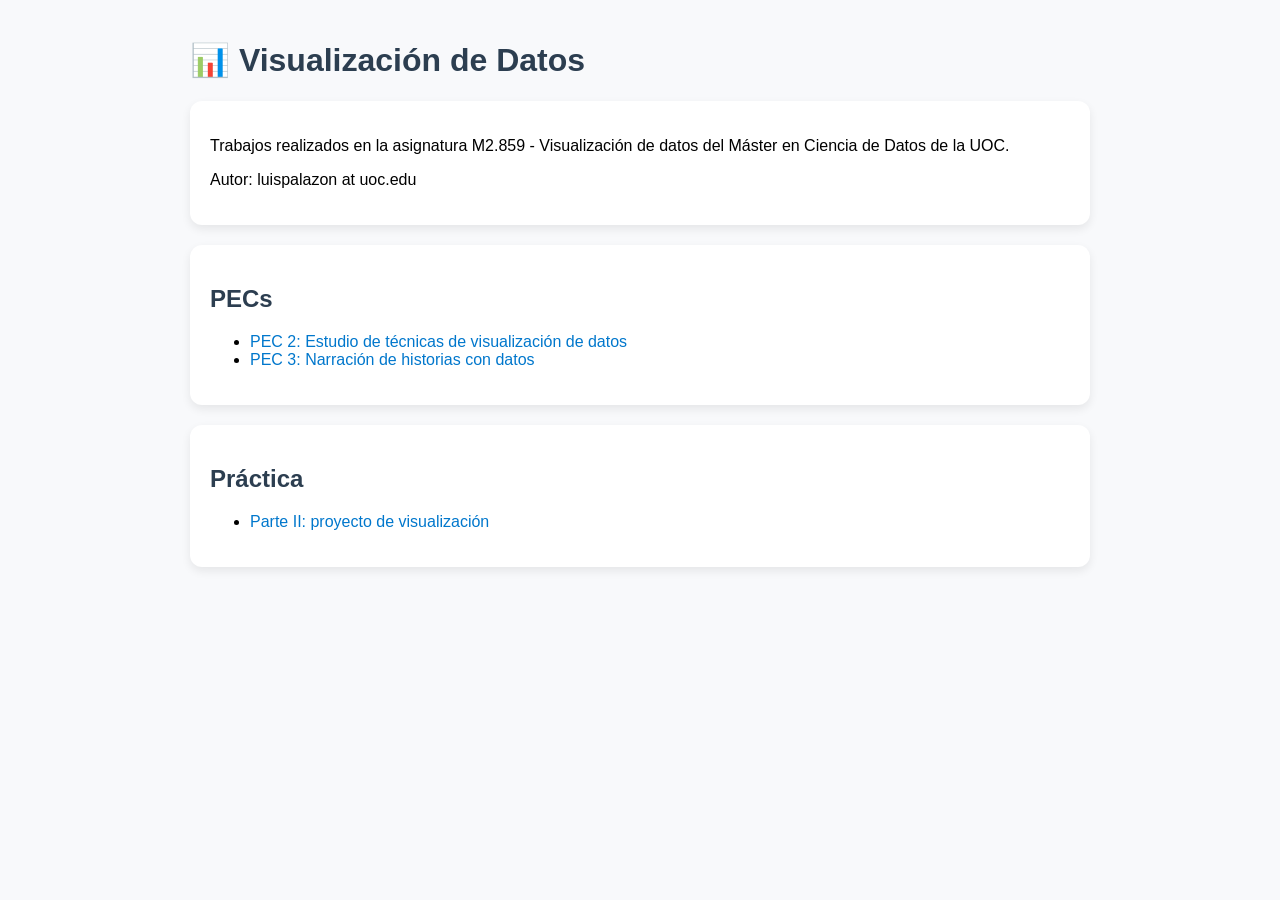
<file: index.html>
<!DOCTYPE html>
<html lang="es">
<head>
  <meta charset="UTF-8">
  <title>Visualización de Datos</title>
  <link rel="stylesheet" href="css/styles.css">
  <link rel="icon" href="img/visicon.png">
</head>
<body>

<div class="container">
  <h1>📊 Visualización de Datos</h1>

  <div class="card">
    <p>
      Trabajos realizados en la asignatura M2.859 - Visualización de datos
      del Máster en Ciencia de Datos de la UOC.
    </p>
    <p>
      Autor: luispalazon at uoc.edu
    </p>
  </div>

  <div class="card">
    <h2>PECs</h2>
    <ul>
      <li><a href="pec2.html"> PEC 2: Estudio de técnicas de visualización de datos</a></li>
      <li><a href="pec3.html"> PEC 3: Narración de historias con datos</a></li>
    </ul>
  </div>

  <div class="card">
    <h2>Práctica</h2>
    <ul>
      <li><a href="practica.html"> Parte II: proyecto de visualización</a></li>
    </ul>
  </div>
</div>

</body>
</html>
</file>
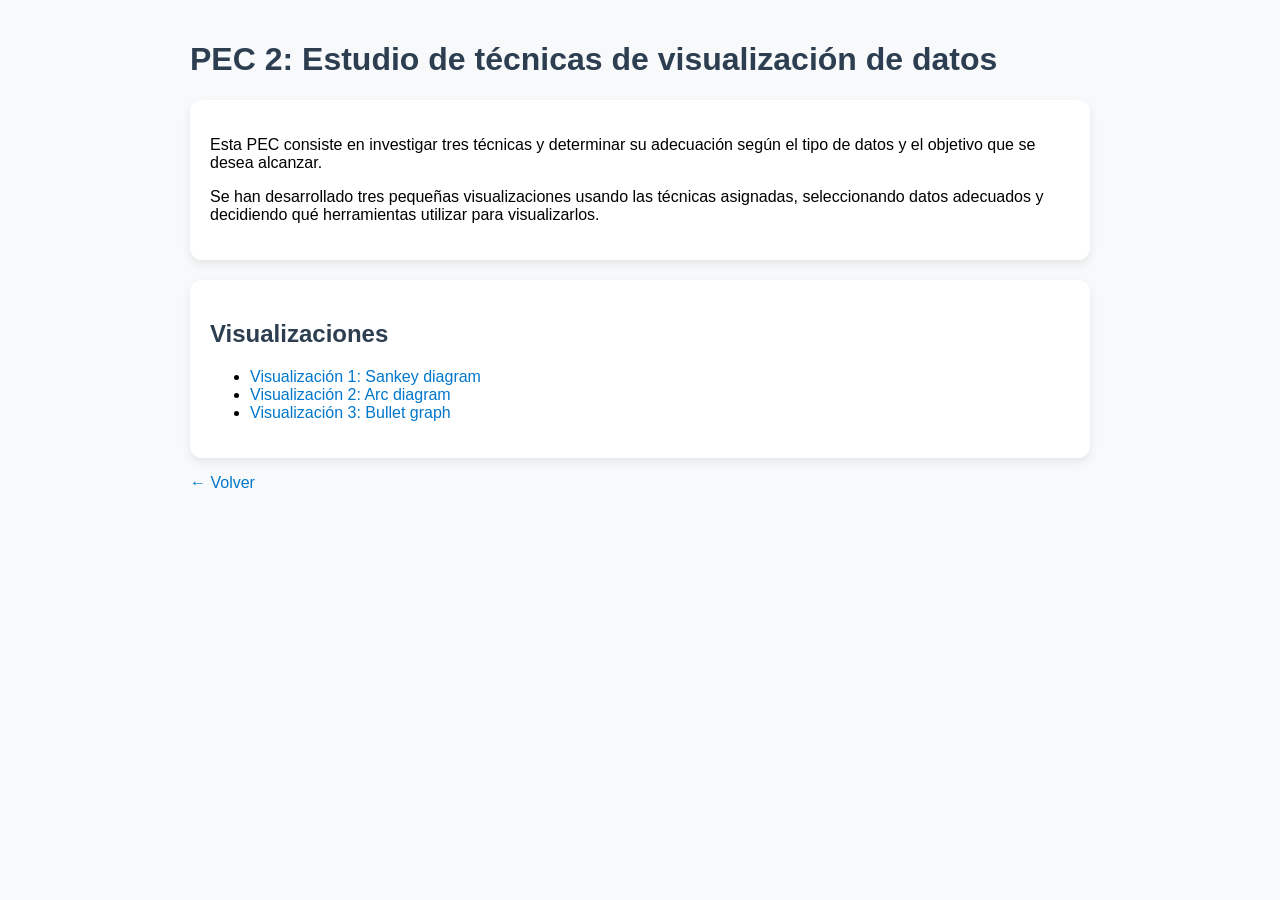
<file: pec2.html>
<!DOCTYPE html>
<html lang="es">
<head>
  <meta charset="UTF-8">
  <title>PEC 2</title>
  <link rel="stylesheet" href="css/styles.css">
  <link rel="icon" href="img/visicon.png">
</head>
<body>

<div class="container">
  <h1>PEC 2: Estudio de técnicas de visualización de datos</h1>

  <div class="card">
    <p>
      Esta PEC consiste en investigar tres técnicas y determinar su adecuación 
      según el tipo de datos y el objetivo que se desea alcanzar. 
    </p>
    <p>
      Se han desarrollado tres pequeñas visualizaciones usando las técnicas 
      asignadas, seleccionando datos adecuados y decidiendo qué herramientas 
      utilizar para visualizarlos.
    </p>
  </div>

  <div class="card">
    <h2>Visualizaciones</h2>
    <ul>
      <li><a href="pec2/viz1.html">Visualización 1: Sankey diagram</a></li>
      <li><a href="pec2/viz2.html">Visualización 2: Arc diagram</a></li>
      <li><a href="pec2/viz3.html">Visualización 3: Bullet graph</a></li>
    </ul>
  </div>
  
    <div style="margin-top: 1rem;">
        <a href="index.html">← Volver</a>
    </div>
</div>


</body>
</html>
</file>
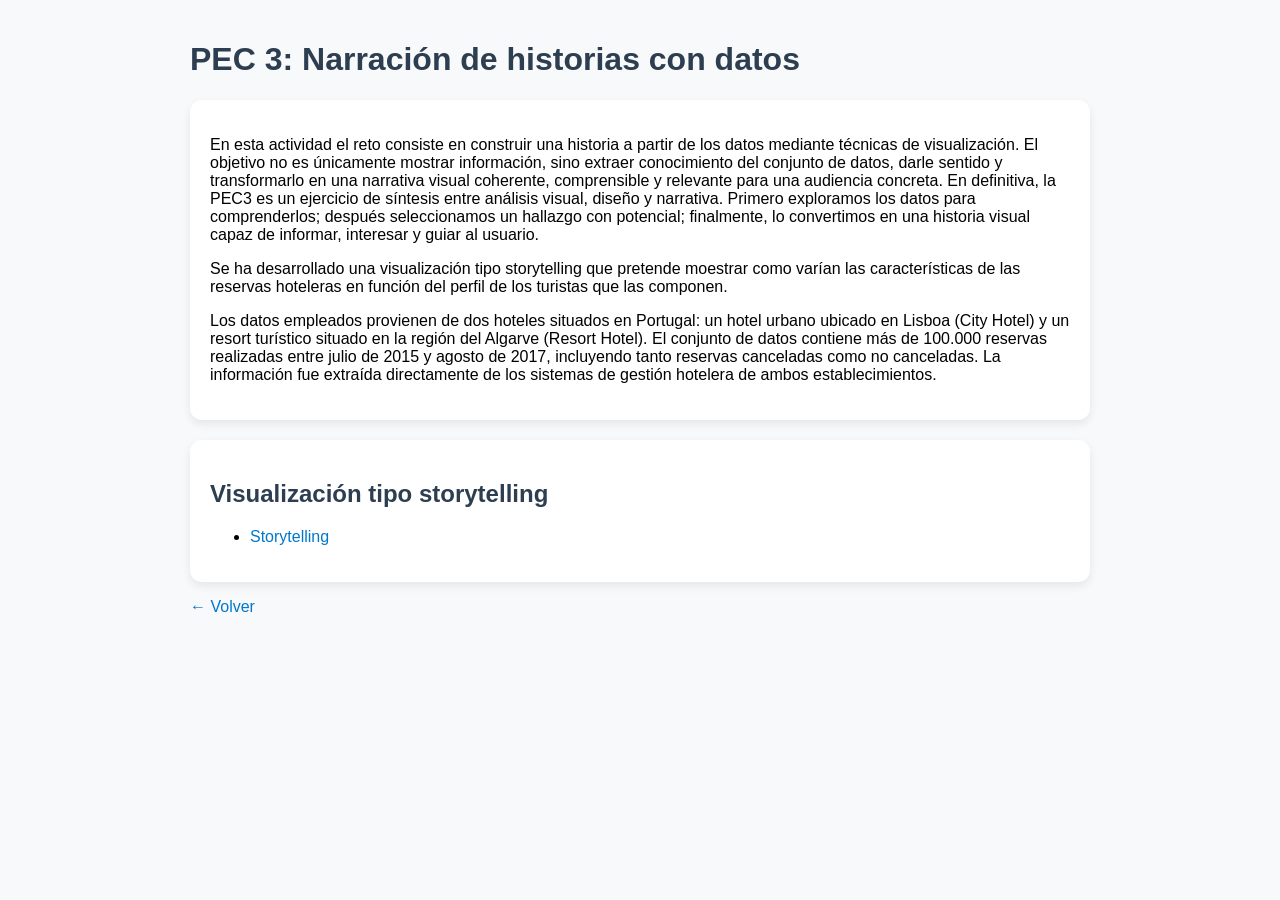
<file: pec3.html>
<!DOCTYPE html>
<html lang="es">
<head>
  <meta charset="UTF-8">
  <title>PEC 3</title>
  <link rel="stylesheet" href="css/styles.css">
  <link rel="icon" href="img/visicon.png">
</head>
<body>

<div class="container">
  <h1>PEC 3: Narración de historias con datos</h1>

  <div class="card">
    <p>
      En esta actividad el reto consiste en construir una historia a partir de los datos mediante técnicas de visualización. El objetivo no es únicamente mostrar información, sino extraer conocimiento del conjunto de datos, darle sentido y transformarlo en una narrativa visual coherente, comprensible y relevante para una audiencia concreta. En definitiva, la PEC3 es un ejercicio de síntesis entre análisis visual, diseño y narrativa. Primero exploramos los datos para comprenderlos; después seleccionamos un hallazgo con potencial; finalmente, lo convertimos en una historia visual capaz de informar, interesar y guiar al usuario.
    </p>
    <p>
      Se ha desarrollado una visualización tipo storytelling que pretende moestrar como varían las características de las reservas hoteleras en función del perfil de los turistas que las componen.
    </p>
    <p>
      Los datos empleados provienen de dos hoteles situados en Portugal: un hotel urbano ubicado en Lisboa (City Hotel) y un resort turístico situado en la región del Algarve (Resort Hotel). El conjunto de datos contiene más de 100.000 reservas realizadas entre julio de 2015 y agosto de 2017, incluyendo tanto reservas canceladas como no canceladas. La información fue extraída directamente de los sistemas de gestión hotelera de ambos establecimientos.
    </p>
  </div>

  <div class="card">
    <h2>Visualización tipo storytelling</h2>
    <ul>
      <li><a href="pec3/hotel-storytelling/index.html">Storytelling</a></li>
    </ul>
  </div>
  
    <div style="margin-top: 1rem;">
        <a href="index.html">← Volver</a>
    </div>
</div>


</body>
</html>
</file>
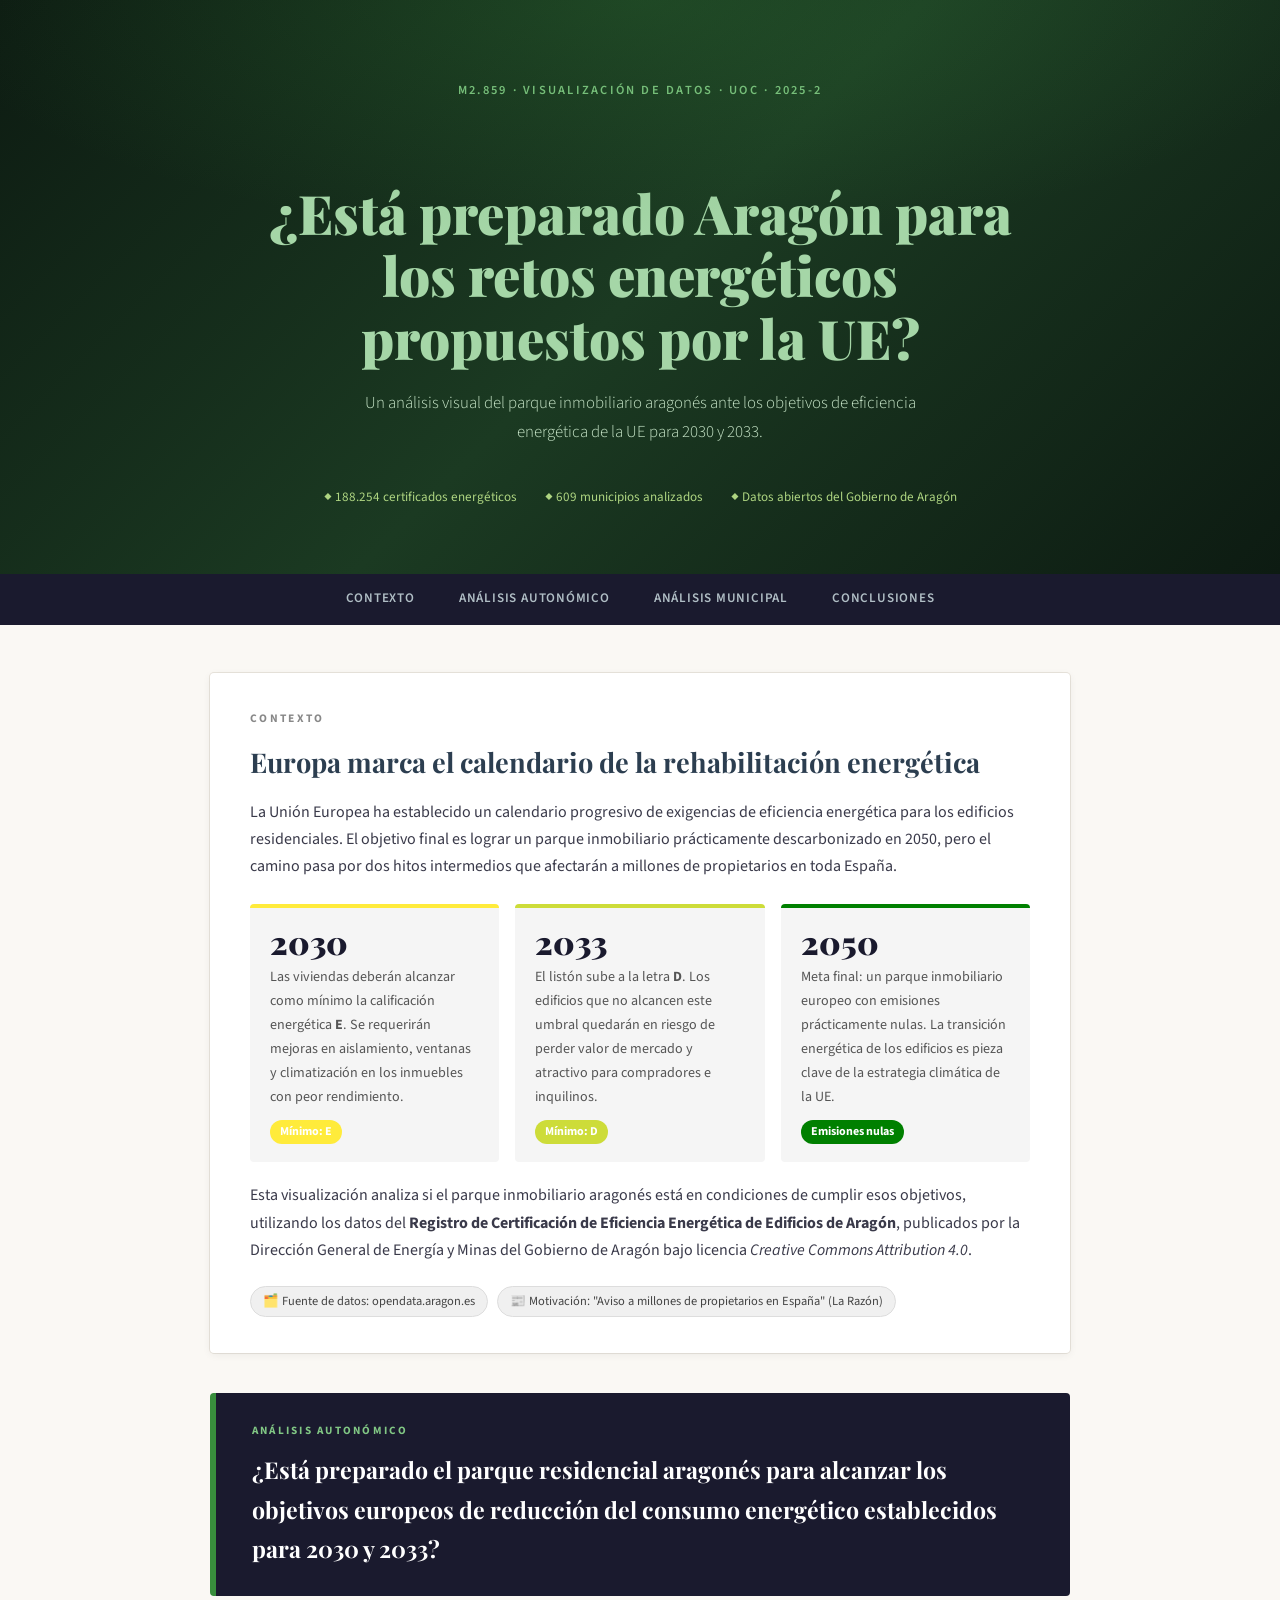
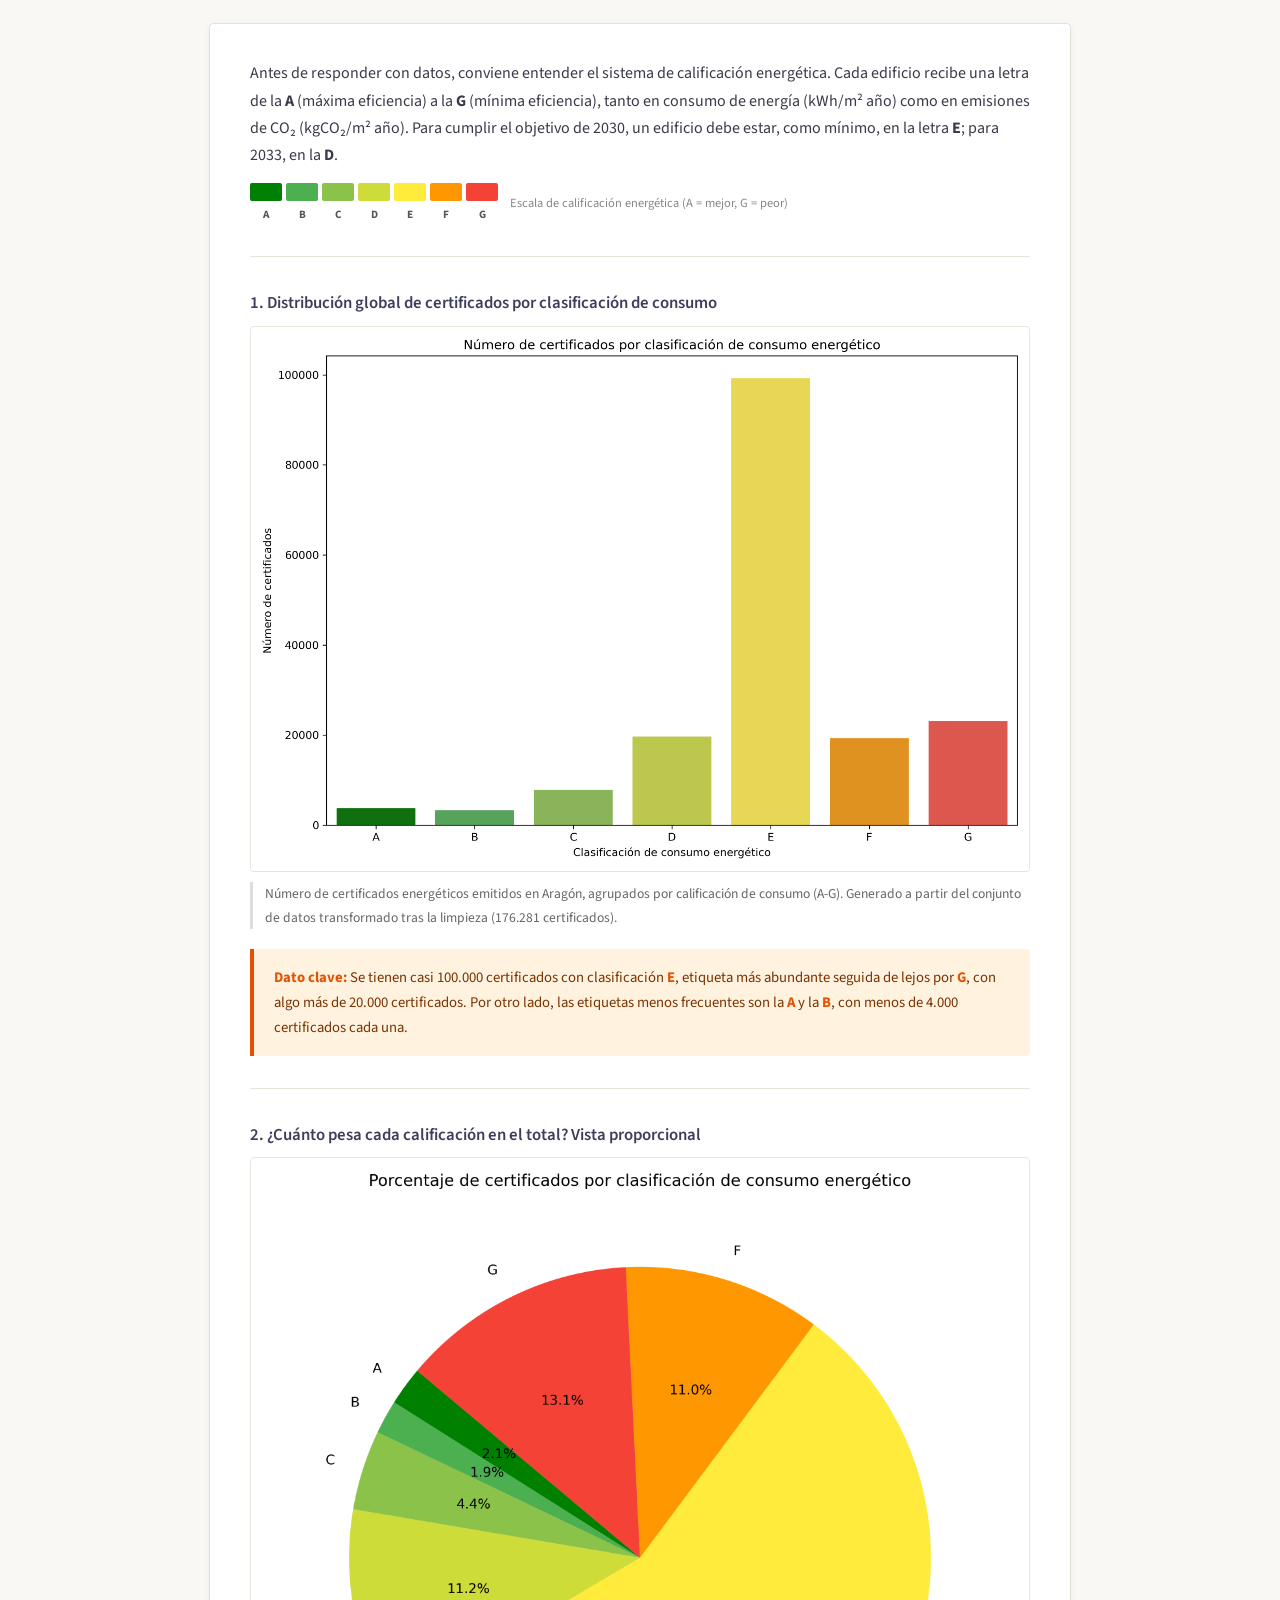
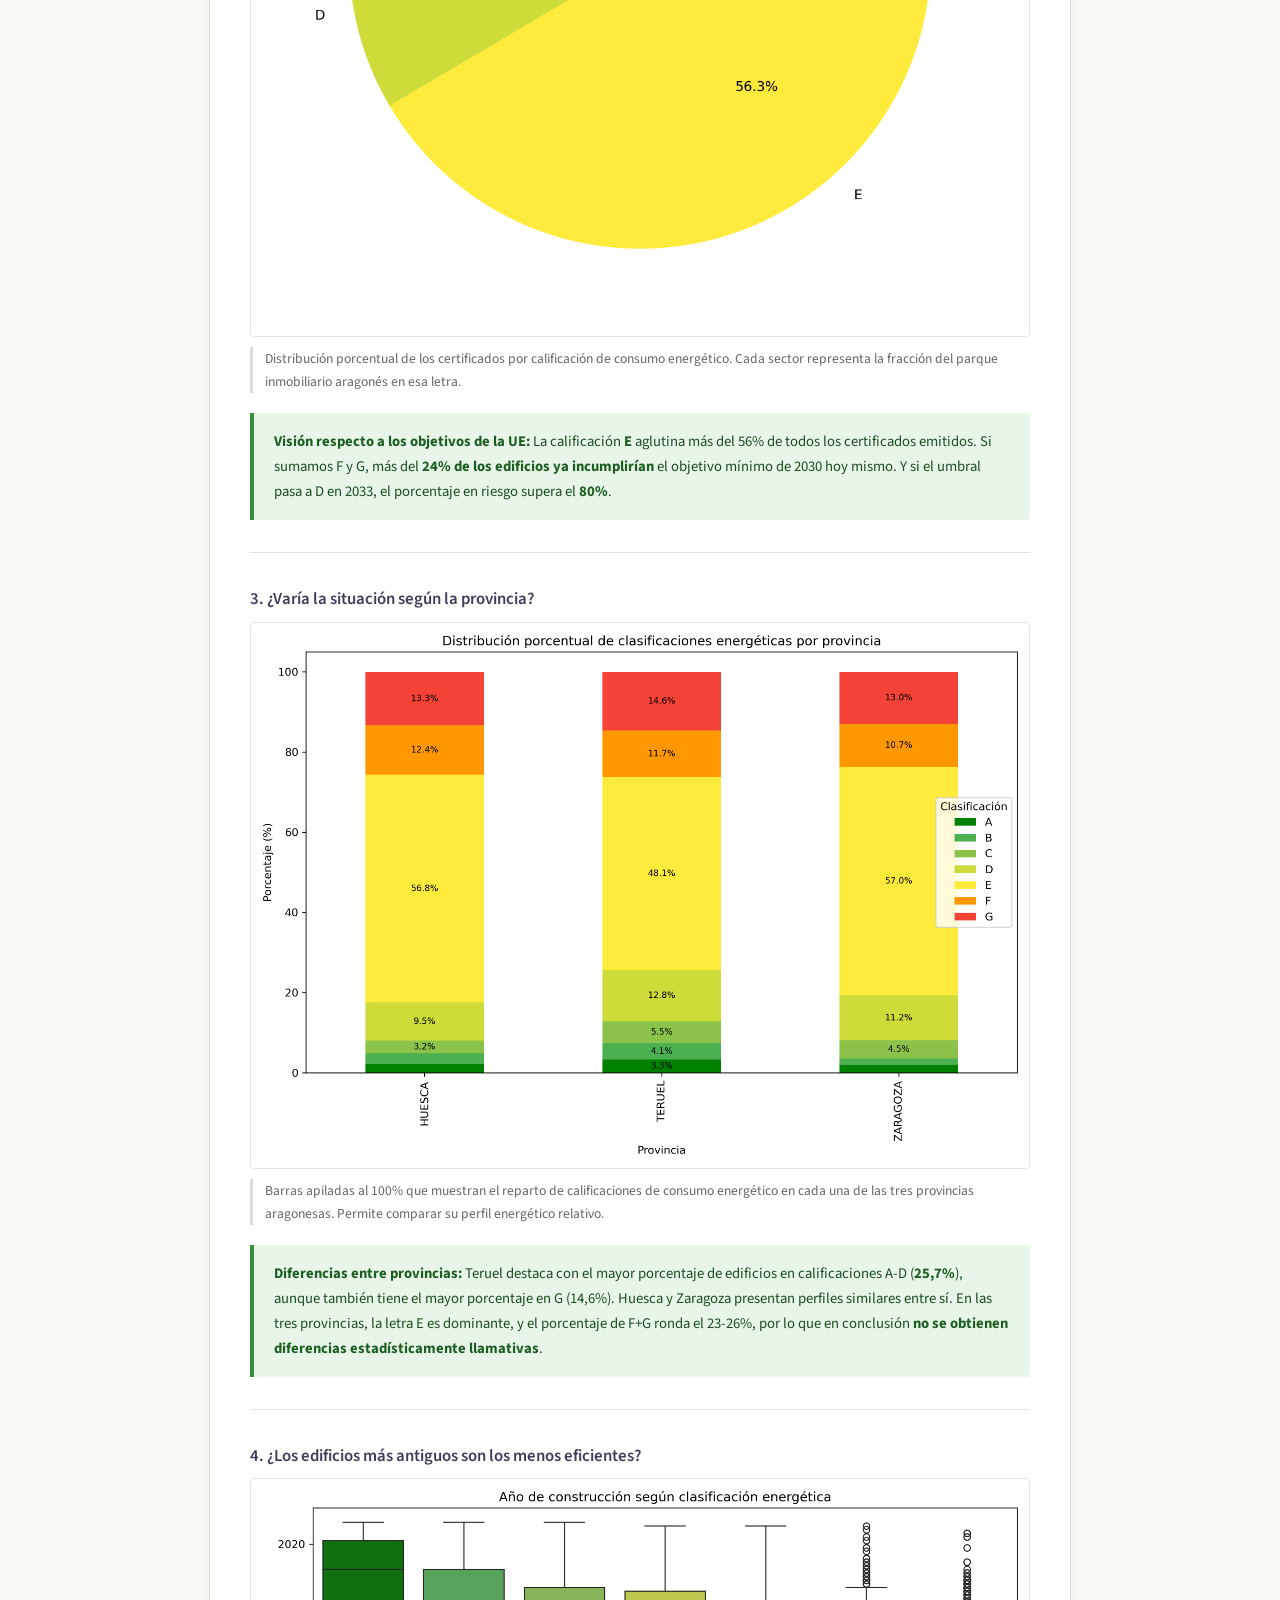
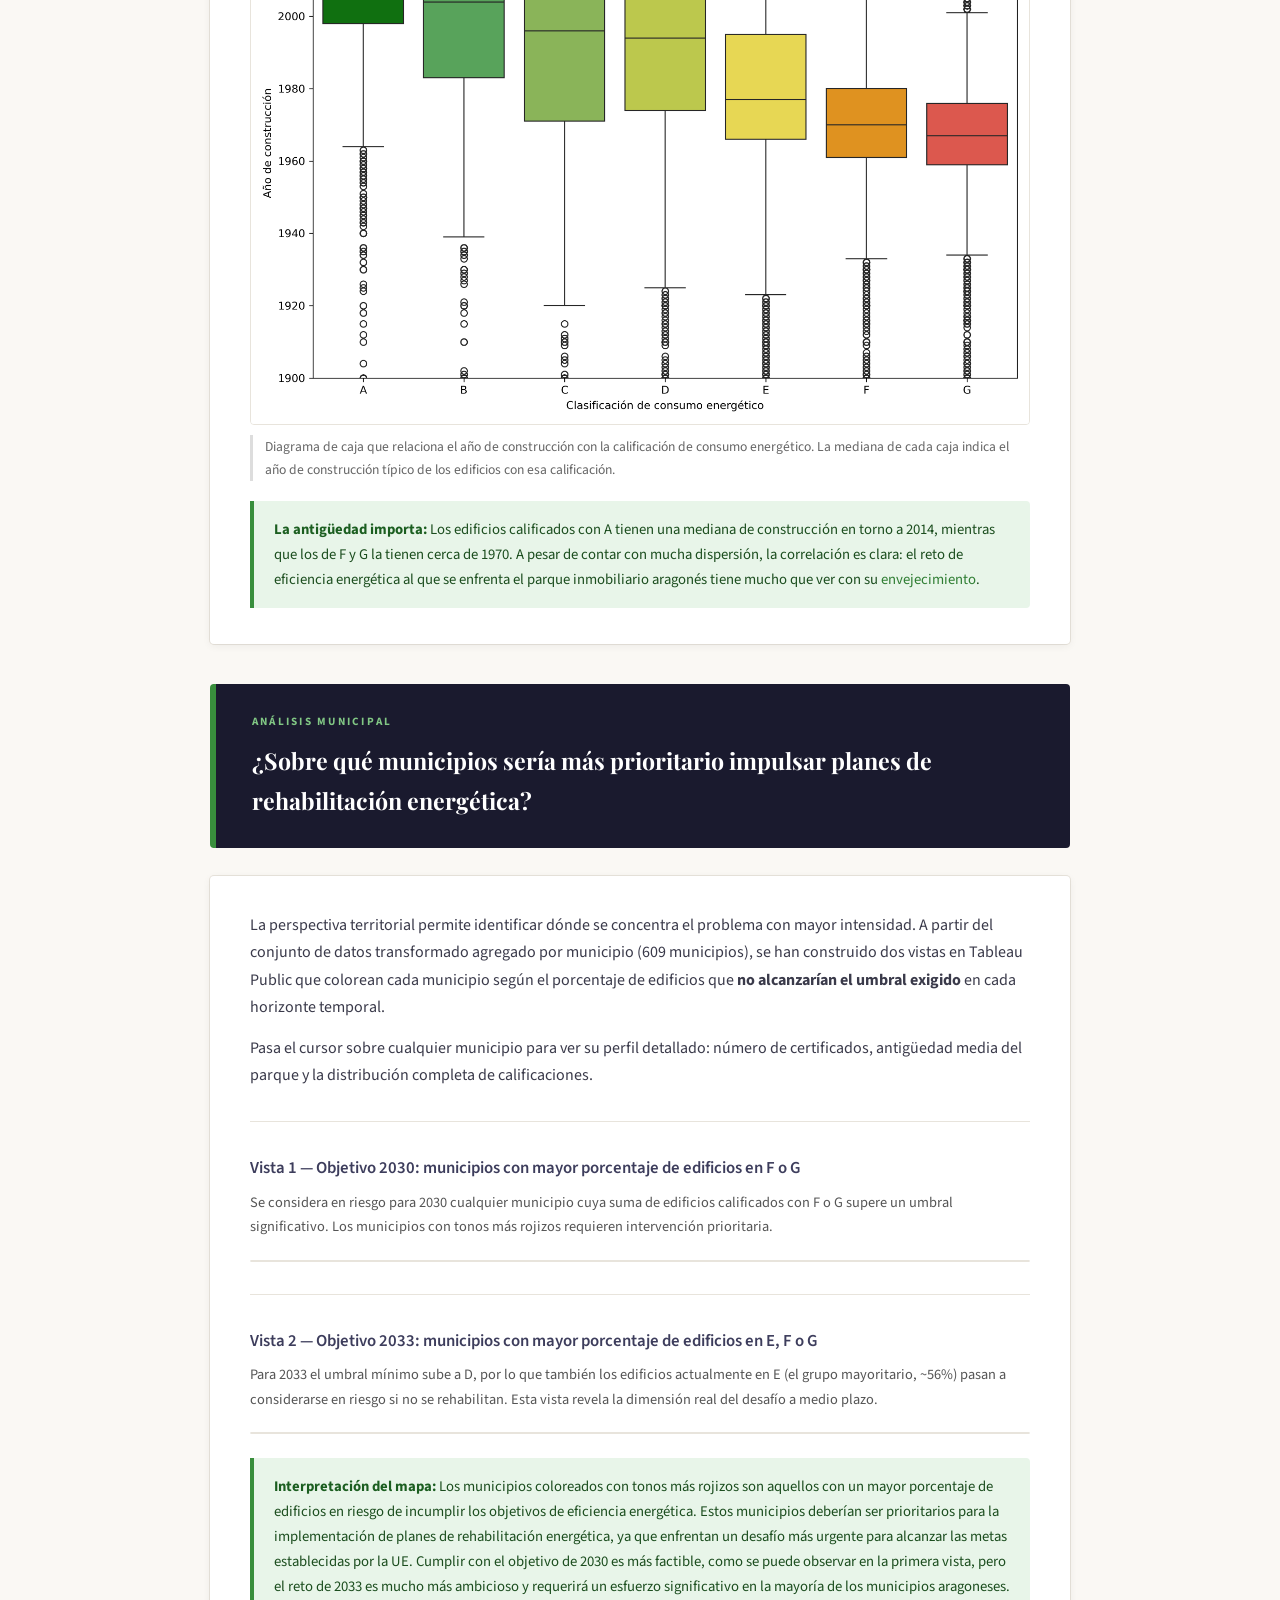
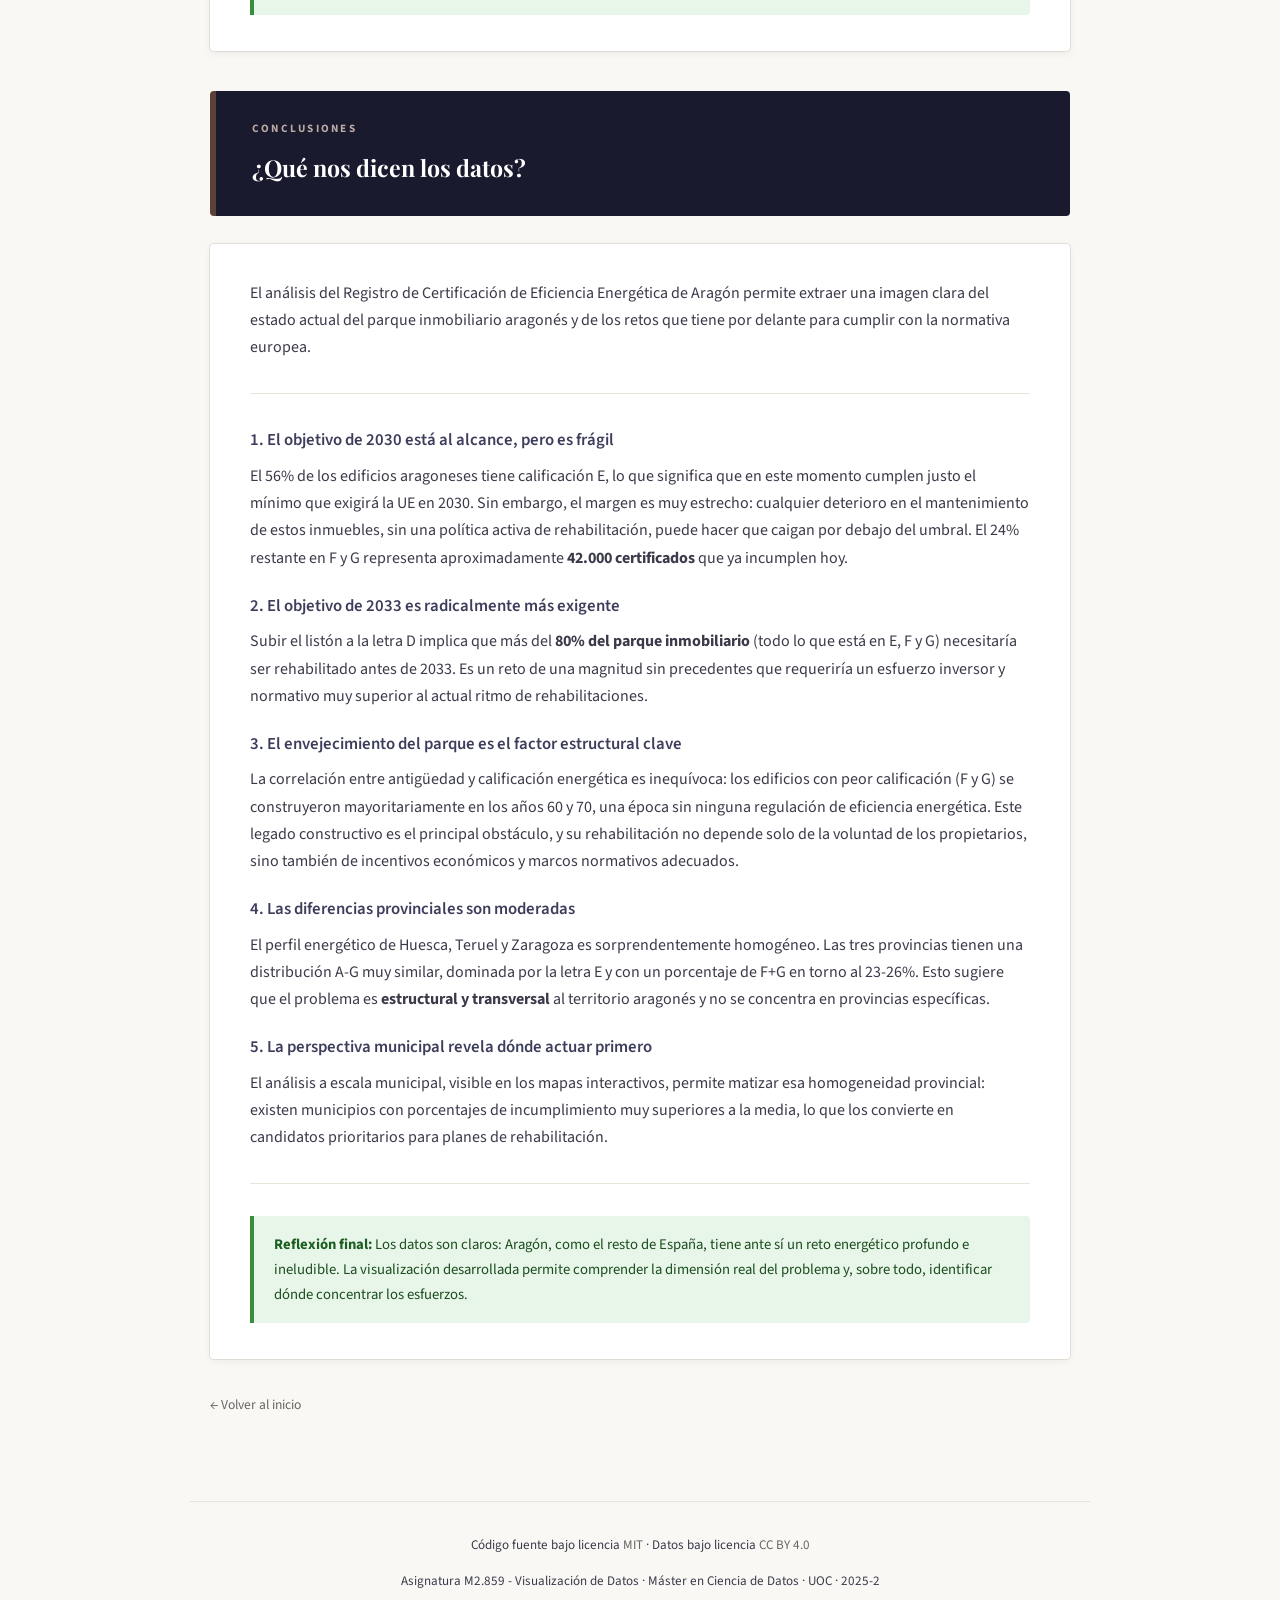
<file: practica.html>
<!DOCTYPE html>
<html lang="es">
<head>
  <meta charset="UTF-8">
  <meta name="viewport" content="width=device-width, initial-scale=1.0">
  <title>Práctica: CEE Aragón</title>
  <link rel="icon" href="img/visicon.png">
  <link href="https://fonts.googleapis.com/css2?family=Playfair+Display:wght@700;900&family=Source+Sans+3:wght@300;400;600&display=swap" rel="stylesheet">
  <style>
    /* ── Base ── */
    *, *::before, *::after { box-sizing: border-box; margin: 0; padding: 0; }

    :root {
      --green-dark:  #1b5e20;
      --green:       #388e3c;
      --yellow:      #f9a825;
      --orange:      #e65100;
      --red:         #b71c1c;
      --ink:         #1a1a2e;
      --ink-light:   #3d3d5c;
      --paper:       #faf8f4;
      --card-bg:     #ffffff;
      --border:      #e8e4dc;
      --accent:      #1b5e20;
    }

    body {
      font-family: 'Source Sans 3', sans-serif;
      background: var(--paper);
      color: var(--ink);
      line-height: 1.7;
    }

    /* ── Hero ── */
    .hero {
      background: linear-gradient(135deg, #0d1b12 0%, #1b3a22 50%, #0d1b12 100%);
      color: #fff;
      padding: 80px 24px 64px;
      text-align: center;
      position: relative;
      overflow: hidden;
    }
    .hero::before {
      content: '';
      position: absolute;
      inset: 0;
      background: radial-gradient(ellipse 80% 60% at 50% 0%, rgba(56,142,60,0.25) 0%, transparent 70%);
      pointer-events: none;
    }
    .hero-eyebrow {
      font-family: 'Source Sans 3', sans-serif;
      font-weight: 600;
      font-size: 0.78rem;
      letter-spacing: 0.18em;
      text-transform: uppercase;
      color: #81c784;
      margin-bottom: 18px;
    }
    .hero h1 {
      font-family: 'Playfair Display', serif;
      font-size: clamp(2rem, 5vw, 3.4rem);
      font-weight: 900;
      line-height: 1.15;
      max-width: 760px;
      margin: 0 auto 20px;
    }
    .hero h1 em {
      font-style: normal;
      color: #a5d6a7;
    }
    .hero-sub {
      font-size: 1.05rem;
      color: #c8e6c9;
      max-width: 600px;
      margin: 0 auto 36px;
      font-weight: 300;
    }
    .hero-meta {
      display: inline-flex;
      gap: 28px;
      flex-wrap: wrap;
      justify-content: center;
      font-size: 0.82rem;
      color: #aed581;
      font-weight: 400;
    }
    .hero-meta span::before { content: '◆ '; }

    /* ── Navigation strip ── */
    .nav-strip {
      background: var(--ink);
      display: flex;
      justify-content: center;
      gap: 0;
      position: sticky;
      top: 0;
      z-index: 100;
    }
    .nav-strip a {
      color: #b0bec5;
      font-size: 0.82rem;
      font-weight: 600;
      letter-spacing: 0.06em;
      text-transform: uppercase;
      text-decoration: none;
      padding: 13px 22px;
      border-bottom: 3px solid transparent;
      transition: color 0.2s, border-color 0.2s;
    }
    .nav-strip a:hover { color: #a5d6a7; border-bottom-color: #388e3c; }

    /* ── Layout ── */
    .container {
      max-width: 900px;
      margin: auto;
      padding: 20px;
    }

    /* ── Cards ── */
    .card {
      background: var(--card-bg);
      padding: 36px 40px;
      margin-top: 28px;
      border-radius: 4px;
      box-shadow: 0 2px 8px rgba(0,0,0,0.06), 0 0 0 1px var(--border);
    }

    h1, h2, h3 { color: #2c3e50; }
    h2 {
      font-family: 'Playfair Display', serif;
      font-size: 1.7rem;
      margin-bottom: 14px;
    }
    h3 {
      font-family: 'Source Sans 3', sans-serif;
      font-weight: 600;
      font-size: 1.05rem;
      margin-bottom: 8px;
      color: var(--ink-light);
    }
    p { margin-bottom: 14px; color: #3a3a4a; }
    p:last-child { margin-bottom: 0; }
    a { color: #2e7d32; text-decoration: none; }
    a:hover { text-decoration: underline; }

    /* ── Section labels ── */
    .section-label {
      font-family: 'Source Sans 3', sans-serif;
      font-size: 0.72rem;
      font-weight: 700;
      letter-spacing: 0.2em;
      text-transform: uppercase;
      color: #888;
      margin-bottom: 10px;
    }

    /* ── Question banner ── */
    .question-banner {
      background: var(--ink);
      color: #fff;
      border-radius: 4px;
      padding: 28px 36px;
      margin-top: 40px;
      margin-bottom: 8px;
      border-left: 6px solid var(--green);
    }
    .question-banner .question-num {
      font-size: 0.7rem;
      font-weight: 700;
      letter-spacing: 0.2em;
      text-transform: uppercase;
      color: #81c784;
      margin-bottom: 10px;
    }
    .question-banner h2 {
      font-family: 'Playfair Display', serif;
      font-size: 1.45rem;
      color: #fff;
      margin-bottom: 0;
    }

    /* ── Timeline / milestones ── */
    .timeline {
      display: flex;
      gap: 16px;
      flex-wrap: wrap;
      margin: 24px 0 8px;
    }
    .milestone {
      flex: 1;
      min-width: 140px;
      border-radius: 4px;
      padding: 18px 20px;
      border-top: 4px solid;
      background: #f5f5f5;
    }
    .milestone.m2030 { border-color: #FFEB3B; }
    .milestone.m2033 { border-color: #CDDC39; }
    .milestone.m2050 { border-color: #008000; }
    .milestone-year {
      font-family: 'Playfair Display', serif;
      font-size: 2rem;
      font-weight: 900;
      color: var(--ink);
      line-height: 1;
    }
    .milestone-body { font-size: 0.88rem; color: #555; margin-top: 8px; }
    .milestone-badge {
      display: inline-block;
      margin-top: 10px;
      padding: 2px 10px;
      border-radius: 20px;
      font-size: 0.75rem;
      font-weight: 700;
      background: #FFEB3B;
      color: #fff;
    }
    .milestone.m2033 .milestone-badge { background: #CDDC39; }
    .milestone.m2050 .milestone-badge { background: #008000; }

    /* ── Stat pills ── */
    .stat-row {
      display: flex;
      gap: 12px;
      flex-wrap: wrap;
      margin: 20px 0;
    }
    .stat-pill {
      flex: 1;
      min-width: 120px;
      background: #f5f5f5;
      border-radius: 4px;
      padding: 16px 18px;
      text-align: center;
    }
    .stat-pill .stat-num {
      font-family: 'Playfair Display', serif;
      font-size: 2rem;
      font-weight: 900;
      color: var(--ink);
      line-height: 1;
    }
    .stat-pill .stat-label {
      font-size: 0.78rem;
      color: #777;
      margin-top: 6px;
    }

    /* ── Viz block ── */
    .viz-block {
      margin-top: 28px;
    }
    .viz-block img {
      width: 100%;
      border-radius: 4px;
      border: 1px solid var(--border);
      display: block;
    }
    .viz-caption {
      font-size: 0.85rem;
      color: #666;
      margin-top: 10px;
      padding: 0 4px;
      border-left: 3px solid #ddd;
      padding-left: 12px;
    }

    /* ── Key finding box ── */
    .finding {
      background: #e8f5e9;
      border-left: 4px solid var(--green);
      border-radius: 0 4px 4px 0;
      padding: 16px 20px;
      margin: 20px 0 0;
      font-size: 0.92rem;
      color: #1b4d1e;
    }
    .finding strong { color: var(--green-dark); }
    .finding.warn {
      background: #fff3e0;
      border-color: var(--orange);
      color: #7b3200;
    }
    .finding.warn strong { color: var(--orange); }

    /* ── Tableau embed ── */
    .tableau-wrap {
    width: 100%;
    border: 1px solid var(--border);
    border-radius: 4px;
    overflow: hidden;
    margin-top: 20px;
    background: #f9f9f9;
    /* elimina display:flex, min-height, align-items y justify-content */
    }
    .tableau-placeholder {
      text-align: center;
      color: #888;
      padding: 48px;
    }
    .tableau-placeholder .icon { font-size: 3rem; margin-bottom: 12px; }
    .tableau-placeholder p { font-size: 0.9rem; }
    .tableau-placeholder code {
      display: block;
      margin-top: 12px;
      background: #eee;
      border-radius: 4px;
      padding: 8px 14px;
      font-size: 0.8rem;
      color: #444;
      word-break: break-all;
    }

    /* ── Footer ── */
    .footer {
      margin-top: 60px;
      padding: 32px 0 48px;
      text-align: center;
      font-size: 0.82rem;
      color: #999;
      border-top: 1px solid var(--border);
    }
    .footer a { color: #666; }

    /* ── Source link chip ── */
    .source-chip {
      display: inline-flex;
      align-items: center;
      gap: 6px;
      background: #f0f0f0;
      border: 1px solid #ddd;
      border-radius: 20px;
      padding: 4px 12px;
      font-size: 0.78rem;
      color: #444;
      margin-top: 8px;
      text-decoration: none;
    }
    .source-chip:hover { background: #e8e8e8; text-decoration: none; }

    /* ── Divider ── */
    .divider {
      border: none;
      border-top: 1px solid var(--border);
      margin: 32px 0;
    }

    /* ── Color scale legend ── */
    .scale-legend {
      display: flex;
      gap: 4px;
      align-items: center;
      flex-wrap: wrap;
      margin: 12px 0 4px;
    }
    .scale-swatch {
      display: flex;
      flex-direction: column;
      align-items: center;
      gap: 4px;
    }
    .scale-swatch span {
      width: 32px;
      height: 18px;
      border-radius: 2px;
      display: block;
    }
    .scale-swatch label { font-size: 0.7rem; font-weight: 700; color: #555; }

    /* ── Back link ── */
    .back-link {
      display: inline-flex;
      align-items: center;
      gap: 6px;
      font-size: 0.85rem;
      color: #666;
      text-decoration: none;
      margin-bottom: 4px;
    }
    .back-link:hover { color: #333; text-decoration: none; }
  </style>
</head>
<body>

<!-- ══════════════════════════════════════════════════════════ HERO -->
<div class="hero">
  <div class="hero-eyebrow">M2.859 · Visualización de Datos · UOC · 2025-2</div>
  <h1><br><em>¿Está preparado Aragón para los retos energéticos propuestos por la UE?</br></em></h1>
  <p class="hero-sub">Un análisis visual del parque inmobiliario aragonés ante los objetivos de eficiencia energética de la UE para 2030 y 2033.</p>
  <div class="hero-meta">
    <span>188.254 certificados energéticos</span>
    <span>609 municipios analizados</span>
    <span>Datos abiertos del Gobierno de Aragón</span>
  </div>
</div>

<!-- ══════════════════════════════════════════════════════════ NAV -->
<nav class="nav-strip">
  <a href="#contexto">Contexto</a>
  <a href="#pregunta1">Análisis autonómico</a>
  <a href="#pregunta2">Análisis municipal</a>
  <a href="#conclusiones">Conclusiones</a>
</nav>

<!-- ══════════════════════════════════════════════════════════ BODY -->
<div class="container">

  <!-- ── CONTEXTO ── -->
  <section id="contexto">
    <div class="card">
      <div class="section-label">Contexto</div>
      <h2>Europa marca el calendario de la rehabilitación energética</h2>
      <p>
        La Unión Europea ha establecido un calendario progresivo de exigencias de eficiencia energética para los edificios residenciales. El objetivo final es lograr un parque inmobiliario prácticamente descarbonizado en 2050, pero el camino pasa por dos hitos intermedios que afectarán a millones de propietarios en toda España.
      </p>

      <div class="timeline">
        <div class="milestone m2030">
          <div class="milestone-year">2030</div>
          <div class="milestone-body">Las viviendas deberán alcanzar como mínimo la calificación energética <strong>E</strong>. Se requerirán mejoras en aislamiento, ventanas y climatización en los inmuebles con peor rendimiento.</div>
          <span class="milestone-badge">Mínimo: E</span>
        </div>
        <div class="milestone m2033">
          <div class="milestone-year">2033</div>
          <div class="milestone-body">El listón sube a la letra <strong>D</strong>. Los edificios que no alcancen este umbral quedarán en riesgo de perder valor de mercado y atractivo para compradores e inquilinos.</div>
          <span class="milestone-badge">Mínimo: D</span>
        </div>
        <div class="milestone m2050">
          <div class="milestone-year">2050</div>
          <div class="milestone-body">Meta final: un parque inmobiliario europeo con emisiones prácticamente nulas. La transición energética de los edificios es pieza clave de la estrategia climática de la UE.</div>
          <span class="milestone-badge">Emisiones nulas</span>
        </div>
      </div>

      <p style="margin-top:20px;">
        Esta visualización analiza si el parque inmobiliario aragonés está en condiciones de cumplir esos objetivos, utilizando los datos del <strong>Registro de Certificación de Eficiencia Energética de Edificios de Aragón</strong>, publicados por la Dirección General de Energía y Minas del Gobierno de Aragón bajo licencia <em>Creative Commons Attribution 4.0</em>.
      </p>

      <div style="margin-top:12px;">
        <a class="source-chip" href="https://opendata.aragon.es/datos/catalogo/dataset/registro-de-certificacion-de-eficiencia-energetica-de-edificios-de-aragon" target="_blank">
          🗂️ Fuente de datos: opendata.aragon.es
        </a>
        &nbsp;
        <a class="source-chip" href="https://www.larazon.es/sociedad/aviso-millones-propietarios-espana-cambio-que-tendran-que-hacer-sus-viviendas-antes-2030_2026031369b3f0ed6cf703292f6f2d3d.html" target="_blank">
          📰 Motivación: "Aviso a millones de propietarios en España" (La Razón)
        </a>
      </div>
    </div>
  </section>

  <!-- ══════════════════════════════════════════════════ Análisis autonómico -->
  <section id="pregunta1">
    <div class="question-banner">
      <div class="question-num">Análisis autonómico</div>
      <h2>¿Está preparado el parque residencial aragonés para alcanzar los objetivos europeos de reducción del consumo energético establecidos para 2030 y 2033?</h2>
    </div>

    <div class="card">
      <p>
        Antes de responder con datos, conviene entender el sistema de calificación energética. Cada edificio recibe una letra de la <strong>A</strong> (máxima eficiencia) a la <strong>G</strong> (mínima eficiencia), tanto en consumo de energía (kWh/m² año) como en emisiones de CO₂ (kgCO₂/m² año). Para cumplir el objetivo de 2030, un edificio debe estar, como mínimo, en la letra <strong>E</strong>; para 2033, en la <strong>D</strong>.
      </p>

      <div class="scale-legend">
        <div class="scale-swatch"><span style="background:#008000"></span><label>A</label></div>
        <div class="scale-swatch"><span style="background:#4CAF50"></span><label>B</label></div>
        <div class="scale-swatch"><span style="background:#8BC34A"></span><label>C</label></div>
        <div class="scale-swatch"><span style="background:#CDDC39"></span><label>D</label></div>
        <div class="scale-swatch"><span style="background:#FFEB3B"></span><label>E</label></div>
        <div class="scale-swatch"><span style="background:#FF9800"></span><label>F</label></div>
        <div class="scale-swatch"><span style="background:#F44336"></span><label>G</label></div>
        <span style="font-size:0.78rem;color:#888;margin-left:8px;">Escala de calificación energética (A = mejor, G = peor)</span>
      </div>

      <hr class="divider">

      <!-- Viz 1 -->
      <div class="viz-block">
        <h3>1. Distribución global de certificados por clasificación de consumo</h3>
        <img src="practica/img/countplot_consumo.png" alt="Número de certificados por clasificación de consumo energético" loading="lazy">
        <p class="viz-caption">
          Número de certificados energéticos emitidos en Aragón, agrupados por calificación de consumo (A-G). Generado a partir del conjunto de datos transformado tras la limpieza (176.281 certificados).
        </p>
        <div class="finding warn">
          <strong>Dato clave:</strong> Se tienen casi 100.000 certificados con clasificación <strong>E</strong>, etiqueta más abundante seguida de lejos por <strong>G</strong>, con algo más de 20.000 certificados. Por otro lado, las etiquetas menos frecuentes son la <strong>A</strong> y la <strong>B</strong>, con menos de 4.000 certificados cada una.
        </div>
      </div>

      <hr class="divider">

      <!-- Viz 2 -->
      <div class="viz-block">
        <h3>2. ¿Cuánto pesa cada calificación en el total? Vista proporcional</h3>
        <img src="practica/img/pie_consumo.png" alt="Porcentaje de certificados por clasificación de consumo energético" loading="lazy">
        <p class="viz-caption">
          Distribución porcentual de los certificados por calificación de consumo energético. Cada sector representa la fracción del parque inmobiliario aragonés en esa letra.
        </p>
        <div class="finding">
          <strong>Visión respecto a los objetivos de la UE:</strong> La calificación <strong>E</strong> aglutina más del 56% de todos los certificados emitidos. Si sumamos F y G, más del <strong>24% de los edificios ya incumplirían</strong> el objetivo mínimo de 2030 hoy mismo. Y si el umbral pasa a D en 2033, el porcentaje en riesgo supera el <strong>80%</strong>.
        </div>
      </div>

      <hr class="divider">

      <!-- Viz 3 -->
      <div class="viz-block">
        <h3>3. ¿Varía la situación según la provincia?</h3>
        <img src="practica/img/bar_consumo_provincia_pct.png" alt="Distribución porcentual de clasificaciones energéticas por provincia" loading="lazy">
        <p class="viz-caption">
          Barras apiladas al 100% que muestran el reparto de calificaciones de consumo energético en cada una de las tres provincias aragonesas. Permite comparar su perfil energético relativo.
        </p>
        <div class="finding">
          <strong>Diferencias entre provincias:</strong> Teruel destaca con el mayor porcentaje de edificios en calificaciones A-D (<strong>25,7%</strong>), aunque también tiene el mayor porcentaje en G (14,6%). Huesca y Zaragoza presentan perfiles similares entre sí. En las tres provincias, la letra E es dominante, y el porcentaje de F+G ronda el 23-26%, por lo que en conclusión <strong>no se obtienen diferencias estadísticamente llamativas</strong>.
        </div>
      </div>

      <hr class="divider">

      <!-- Viz 4 -->
      <div class="viz-block">
        <h3>4. ¿Los edificios más antiguos son los menos eficientes?</h3>
        <img src="practica/img/boxplot_anio_consumo.png" alt="Año de construcción según clasificación energética" loading="lazy">
        <p class="viz-caption">
          Diagrama de caja que relaciona el año de construcción con la calificación de consumo energético. La mediana de cada caja indica el año de construcción típico de los edificios con esa calificación.
        </p>
        <div class="finding">
          <strong>La antigüedad importa:</strong> Los edificios calificados con A tienen una mediana de construcción en torno a 2014, mientras que los de F y G la tienen cerca de 1970. 
          A pesar de contar con mucha dispersión, la correlación es clara: el reto de eficiencia energética al que se enfrenta el parque inmobiliario aragonés tiene mucho que ver con su <a href="https://www.eleconomista.es/vivienda-inmobiliario/noticias/13058277/10/24/el-parque-de-vivienda-en-aragon-esta-envejecido.html" target="_blank">envejecimiento</a>.
        </div>
      </div>

    </div>
  </section>

  <!-- ══════════════════════════════════════════════════ Análisis municipal -->
  <section id="pregunta2">
    <div class="question-banner">
      <div class="question-num">Análisis municipal</div>
      <h2>¿Sobre qué municipios sería más prioritario impulsar planes de rehabilitación energética?</h2>
    </div>

    <div class="card">
      <p>
        La perspectiva territorial permite identificar dónde se concentra el problema con mayor intensidad. A partir del conjunto de datos transformado agregado por municipio (609 municipios), se han construido dos vistas en Tableau Public que colorean cada municipio según el porcentaje de edificios que <strong>no alcanzarían el umbral exigido</strong> en cada horizonte temporal.
      </p>
      <p>
        Pasa el cursor sobre cualquier municipio para ver su perfil detallado: número de certificados, antigüedad media del parque y la distribución completa de calificaciones.
      </p>

      <hr class="divider">

      <h3>Vista 1 — Objetivo 2030: municipios con mayor porcentaje de edificios en F o G</h3>
      <p style="font-size:0.9rem;color:#555;">
        Se considera en riesgo para 2030 cualquier municipio cuya suma de edificios calificados con F o G supere un umbral significativo. Los municipios con tonos más rojizos requieren intervención prioritaria.
      </p>

      <!-- TABLEAU EMBED 1-->
      <div class="tableau-wrap">
          <div class='tableauPlaceholder' id='viz1780254897838' style='position: relative'><noscript><a href='#'><img alt='Consumo2030 ' src='https:&#47;&#47;public.tableau.com&#47;static&#47;images&#47;CE&#47;CEEMunicipiosAragn&#47;Consumo&#47;1_rss.png' style='border: none' /></a></noscript><object class='tableauViz'  style='display:none;'><param name='host_url' value='https%3A%2F%2Fpublic.tableau.com%2F' /> <param name='embed_code_version' value='3' /> <param name='site_root' value='' /><param name='name' value='CEEMunicipiosAragn&#47;Consumo' /><param name='tabs' value='no' /><param name='toolbar' value='yes' /><param name='static_image' value='https:&#47;&#47;public.tableau.com&#47;static&#47;images&#47;CE&#47;CEEMunicipiosAragn&#47;Consumo&#47;1.png' /> <param name='animate_transition' value='yes' /><param name='display_static_image' value='yes' /><param name='display_spinner' value='yes' /><param name='display_overlay' value='yes' /><param name='display_count' value='yes' /><param name='language' value='es-ES' /></object></div>                <script type='text/javascript'>                    var divElement = document.getElementById('viz1780254897838');                    var vizElement = divElement.getElementsByTagName('object')[0];                    vizElement.style.width='100%';vizElement.style.height=(divElement.offsetWidth*0.75)+'px';                    var scriptElement = document.createElement('script');                    scriptElement.src = 'https://public.tableau.com/javascripts/api/viz_v1.js';                    vizElement.parentNode.insertBefore(scriptElement, vizElement);                </script>
      </div>

      <hr class="divider">

      <h3>Vista 2 — Objetivo 2033: municipios con mayor porcentaje de edificios en E, F o G</h3>
      <p style="font-size:0.9rem;color:#555;">
        Para 2033 el umbral mínimo sube a D, por lo que también los edificios actualmente en E (el grupo mayoritario, ~56%) pasan a considerarse en riesgo si no se rehabilitan. Esta vista revela la dimensión real del desafío a medio plazo.
      </p>

      <!-- TABLEAU EMBED 2 -->
      <div class="tableau-wrap">
          <div class='tableauPlaceholder' id='viz1780255029918' style='position: relative'><noscript><a href='#'><img alt='Consumo2033 ' src='https:&#47;&#47;public.tableau.com&#47;static&#47;images&#47;CE&#47;CEEMunicipiosAragn&#47;Consumo2033&#47;1_rss.png' style='border: none' /></a></noscript><object class='tableauViz'  style='display:none;'><param name='host_url' value='https%3A%2F%2Fpublic.tableau.com%2F' /> <param name='embed_code_version' value='3' /> <param name='site_root' value='' /><param name='name' value='CEEMunicipiosAragn&#47;Consumo2033' /><param name='tabs' value='no' /><param name='toolbar' value='yes' /><param name='static_image' value='https:&#47;&#47;public.tableau.com&#47;static&#47;images&#47;CE&#47;CEEMunicipiosAragn&#47;Consumo2033&#47;1.png' /> <param name='animate_transition' value='yes' /><param name='display_static_image' value='yes' /><param name='display_spinner' value='yes' /><param name='display_overlay' value='yes' /><param name='display_count' value='yes' /><param name='language' value='es-ES' /></object></div>                <script type='text/javascript'>                    var divElement = document.getElementById('viz1780255029918');                    var vizElement = divElement.getElementsByTagName('object')[0];                    vizElement.style.width='100%';vizElement.style.height=(divElement.offsetWidth*0.75)+'px';                    var scriptElement = document.createElement('script');                    scriptElement.src = 'https://public.tableau.com/javascripts/api/viz_v1.js';                    vizElement.parentNode.insertBefore(scriptElement, vizElement);                </script>
      </div>

      <div class="finding" style="margin-top:24px;">
        <strong>Interpretación del mapa:</strong> Los municipios coloreados con tonos más rojizos son aquellos con un mayor porcentaje de edificios en riesgo de incumplir los objetivos de eficiencia energética. Estos municipios deberían ser prioritarios para la implementación de planes de rehabilitación energética, ya que enfrentan un desafío más urgente para alcanzar las metas establecidas por la UE. Cumplir con el objetivo de 2030 es más factible, como se puede observar en la primera vista, pero el reto de 2033 es mucho más ambicioso y requerirá un esfuerzo significativo en la mayoría de los municipios aragoneses.
      </div>
    </div>
  </section>

  <!-- ══════════════════════════════════════════════════ CONCLUSIONES -->
  <section id="conclusiones">
    <div class="question-banner" style="border-left-color: #5d4037;">
      <div class="question-num" style="color: #bcaaa4;">Conclusiones</div>
      <h2>¿Qué nos dicen los datos?</h2>
    </div>

    <div class="card">
      <p>
        El análisis del Registro de Certificación de Eficiencia Energética de Aragón permite extraer una imagen clara del estado actual del parque inmobiliario aragonés y de los retos que tiene por delante para cumplir con la normativa europea.
      </p>

      <hr class="divider">

      <h3>1. El objetivo de 2030 está al alcance, pero es frágil</h3>
      <p>
        El 56% de los edificios aragoneses tiene calificación E, lo que significa que en este momento cumplen justo el mínimo que exigirá la UE en 2030. Sin embargo, el margen es muy estrecho: cualquier deterioro en el mantenimiento de estos inmuebles, sin una política activa de rehabilitación, puede hacer que caigan por debajo del umbral. El 24% restante en F y G representa aproximadamente <strong>42.000 certificados</strong> que ya incumplen hoy.
      </p>

      <h3 style="margin-top:20px;">2. El objetivo de 2033 es radicalmente más exigente</h3>
      <p>
        Subir el listón a la letra D implica que más del <strong>80% del parque inmobiliario</strong> (todo lo que está en E, F y G) necesitaría ser rehabilitado antes de 2033. Es un reto de una magnitud sin precedentes que requeriría un esfuerzo inversor y normativo muy superior al actual ritmo de rehabilitaciones.
      </p>

      <h3 style="margin-top:20px;">3. El envejecimiento del parque es el factor estructural clave</h3>
      <p>
        La correlación entre antigüedad y calificación energética es inequívoca: los edificios con peor calificación (F y G) se construyeron mayoritariamente en los años 60 y 70, una época sin ninguna regulación de eficiencia energética. Este legado constructivo es el principal obstáculo, y su rehabilitación no depende solo de la voluntad de los propietarios, sino también de incentivos económicos y marcos normativos adecuados.
      </p>

      <h3 style="margin-top:20px;">4. Las diferencias provinciales son moderadas</h3>
      <p>
        El perfil energético de Huesca, Teruel y Zaragoza es sorprendentemente homogéneo. Las tres provincias tienen una distribución A-G muy similar, dominada por la letra E y con un porcentaje de F+G en torno al 23-26%. Esto sugiere que el problema es <strong>estructural y transversal</strong> al territorio aragonés y no se concentra en provincias específicas.
      </p>

      <h3 style="margin-top:20px;">5. La perspectiva municipal revela dónde actuar primero</h3>
      <p>
        El análisis a escala municipal, visible en los mapas interactivos, permite matizar esa homogeneidad provincial: existen municipios con porcentajes de incumplimiento muy superiores a la media, lo que los convierte en candidatos prioritarios para planes de rehabilitación.
      </p>

      <hr class="divider">

      <div class="finding" style="margin-top:0;">
        <strong>Reflexión final:</strong> Los datos son claros: Aragón, como el resto de España, tiene ante sí un reto energético profundo e ineludible. La visualización desarrollada permite comprender la dimensión real del problema y, sobre todo, identificar dónde concentrar los esfuerzos.
      </div>
    </div>
  </section>

  <!-- ── BACK LINK ── -->
  <div style="margin-top:32px;">
    <a class="back-link" href="index.html">← Volver al inicio</a>
  </div>

</div><!-- /container -->

<!-- ══════════════════════════════════════════════════════════ FOOTER -->
<div class="footer container">
  <p>
  Código fuente bajo licencia 
  <a href="https://github.com/luis7ps/visualizacion-datos/blob/main/LICENSE" target="_blank">MIT</a>
  · Datos bajo licencia 
  <a href="https://creativecommons.org/licenses/by/4.0/" target="_blank">CC BY 4.0</a>
</p>
  <p style="margin-top:6px;">Asignatura M2.859 - Visualización de Datos · Máster en Ciencia de Datos · UOC · 2025-2</p>
</div>

</body>
</html>
</file>
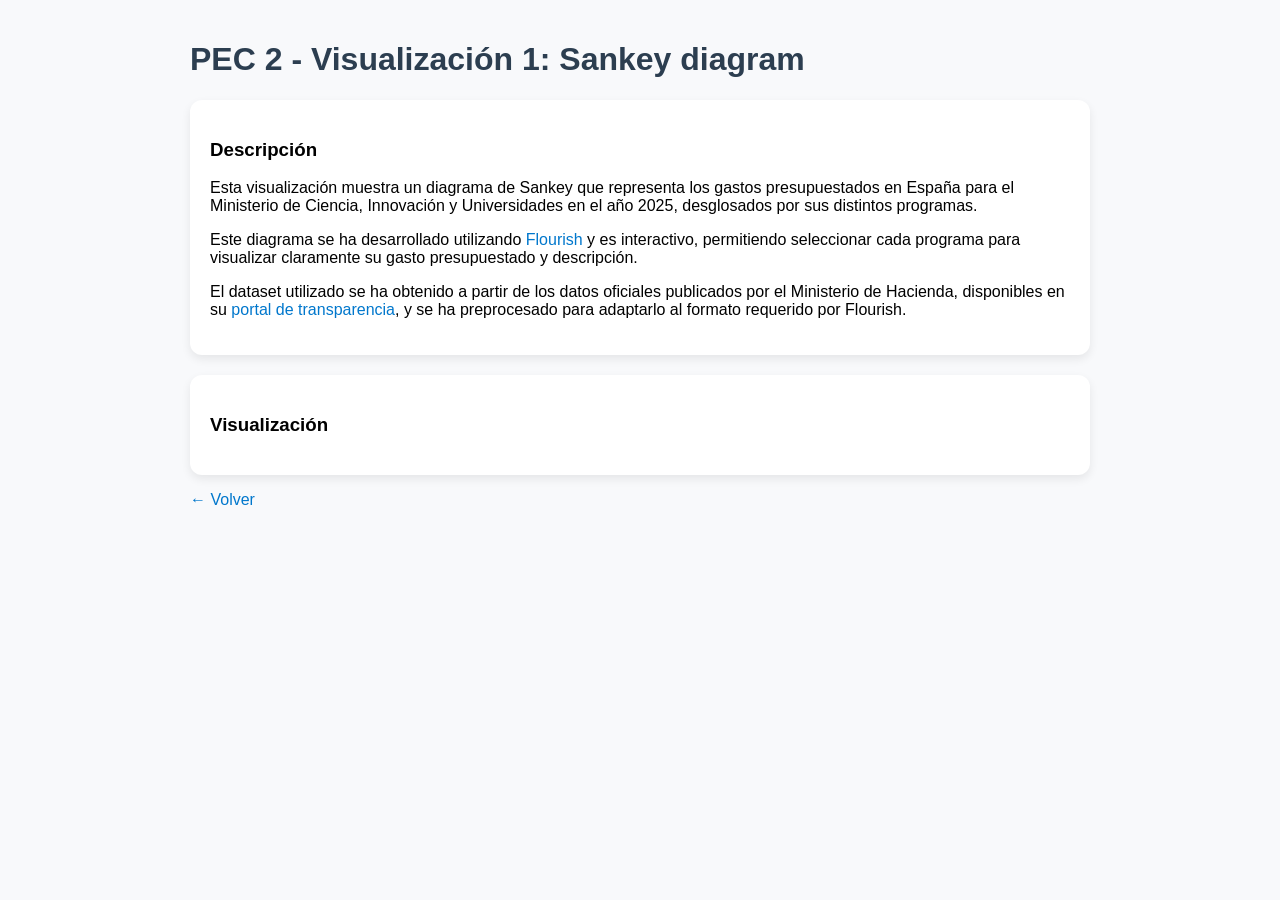
<file: pec2/viz1.html>
<!DOCTYPE html>
<html lang="es">
<head>
  <meta charset="UTF-8">
  <title>PEC2 - VIS1</title>
  <link rel="stylesheet" href="../css/styles.css">
  <link rel="icon" href="../img/visicon.png">
</head>
<body>

<div class="container">

  <h1>PEC 2 - Visualización 1: Sankey diagram</h1>

  <div class="card">
    <h3>Descripción</h3>
    <p>
      Esta visualización muestra un diagrama de Sankey que representa los gastos 
      presupuestados en España para el Ministerio de Ciencia, Innovación 
      y Universidades en el año 2025, desglosados por sus distintos programas.
    </p>
    <p>
      Este diagrama se ha desarrollado utilizando 
      <a href="https://flourish.studio" target="_blank">Flourish</a> y es interactivo, 
      permitiendo seleccionar cada programa para visualizar claramente su gasto
      presupuestado y descripción.
    </p>
    <p>
      El dataset utilizado se ha obtenido a partir de los datos oficiales publicados 
      por el Ministerio de Hacienda, disponibles en su 
      <a href="https://www.sepg.pap.hacienda.gob.es/Presup/PGE2024Prorroga/MaestroDocumentos/PGE-ROM/N_24P_E_R_31_128_1_1_3.htm" target="_blank">portal de transparencia</a>, 
      y se ha preprocesado para adaptarlo al formato requerido por Flourish.
    </p>
  </div>

    <div class="card">
    <h3>Visualización</h3>

    <div class="flourish-embed flourish-chart" data-src="visualisation/28165407">
    <script src="https://public.flourish.studio/resources/embed.js"></script>
    <noscript>
        <img src="https://public.flourish.studio/visualisation/28165407/thumbnail" width="100%" alt="visualization" />
    </noscript>
    </div>

    </div>

    <!-- <div class="card">
        <h3>Interpretación</h3>
        <p>
        Aquí puedo explicar los insights principales que se observan en la visualización.
        Por ejemplo: tendencias, patrones o conclusiones relevantes.
        </p>
    </div> -->

    <div style="margin-top: 1rem;">
            <a href="../pec2.html">← Volver</a>
    </div>

</div>

</body>
</html>
</file>
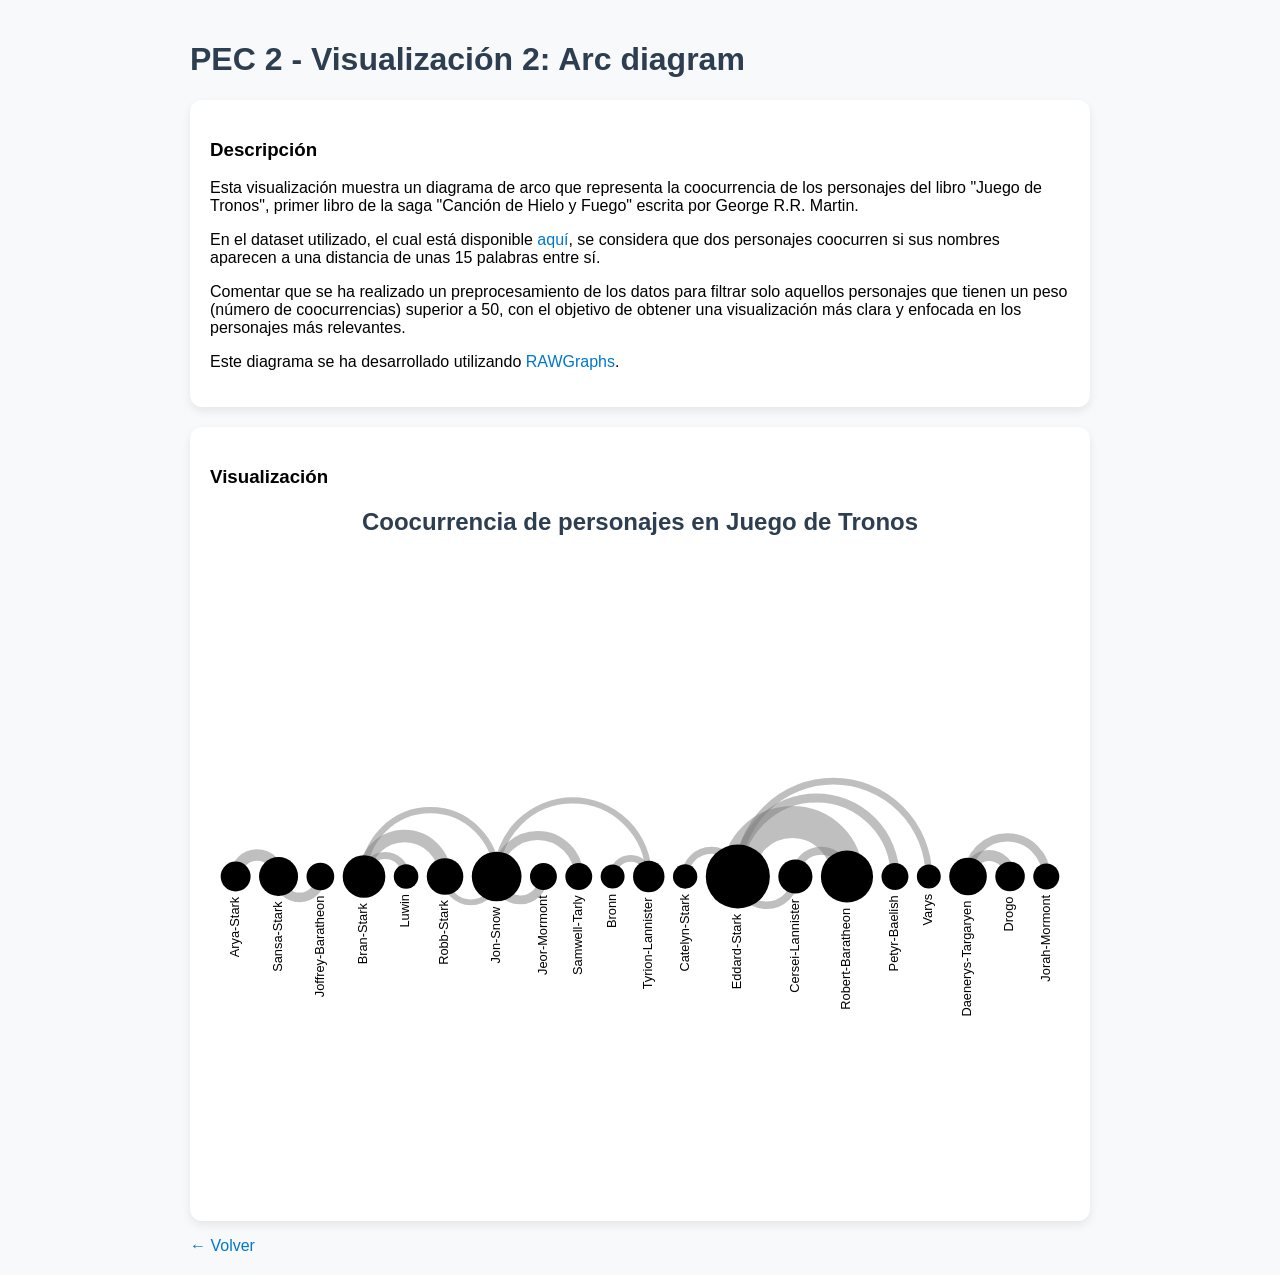
<file: pec2/viz2.html>
<!DOCTYPE html>
<html lang="es">
<head>
  <meta charset="UTF-8">
  <title>PEC2 - VIS2</title>
  <link rel="stylesheet" href="../css/styles.css">
  <link rel="icon" href="../img/visicon.png">
</head>
<body>

<div class="container">

  <h1>PEC 2 - Visualización 2: Arc diagram</h1>

  <div class="card">
    <h3>Descripción</h3>
    <p>
      Esta visualización muestra un diagrama de arco que representa la 
      coocurrencia de los personajes del libro "Juego de Tronos", primer libro 
      de la saga "Canción de Hielo y Fuego" escrita por George R.R. Martin. 
    </p>
    <p>
      En el dataset utilizado, el cual está disponible 
      <a href="https://www.kaggle.com/datasets/kingabzpro/gameofthronesbooks" target="_blank">aquí</a>, 
      se considera que dos personajes coocurren si sus nombres aparecen a una 
      distancia de unas 15 palabras entre sí.
    </p>
    <p>
      Comentar que se ha realizado un preprocesamiento de los datos para filtrar 
      solo aquellos personajes que tienen un peso (número de coocurrencias) 
      superior a 50, con el objetivo de obtener una visualización más clara y 
      enfocada en los personajes más relevantes.
    </p>
    <p>
      Este diagrama se ha desarrollado utilizando 
      <a href="https://app.rawgraphs.io/" target="_blank">RAWGraphs</a>.
    </p>
  </div>

    <div class="card">
    <h3>Visualización</h3>
    <h2 style="text-align: center;">Coocurrencia de personajes en Juego de Tronos</h2>
    <img src="viz2.svg" alt="Visualización de un diagrama de arco realizado mediante RAWGraphs" style="width:100%;">
    </div>

    <div style="margin-top: 1rem;">
            <a href="../pec2.html">← Volver</a>
    </div>

</div>

</body>
</html>
</file>
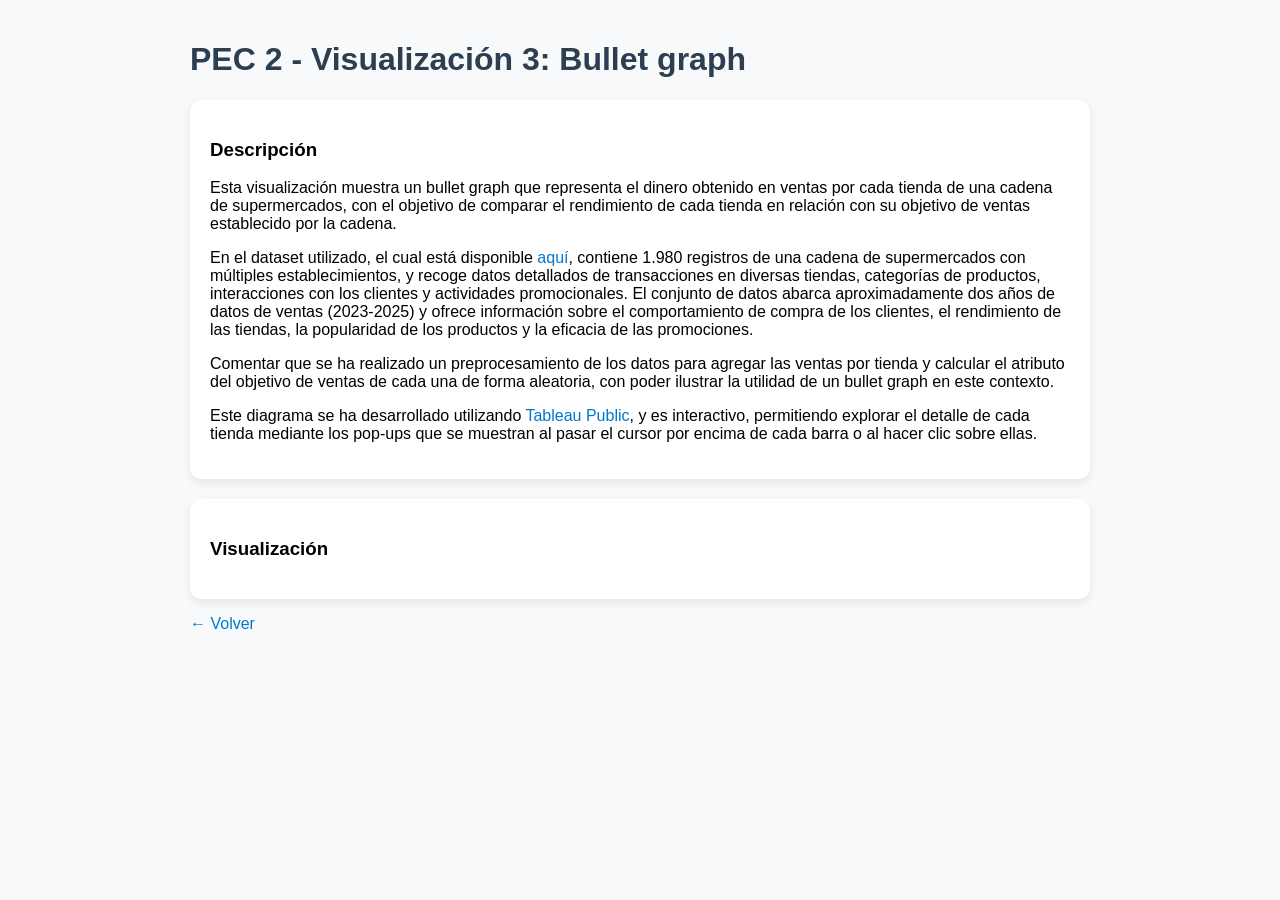
<file: pec2/viz3.html>
<!DOCTYPE html>
<html lang="es">
<head>
  <meta charset="UTF-8">
  <title>PEC2 - VIS3</title>
  <link rel="stylesheet" href="../css/styles.css">
  <link rel="icon" href="../img/visicon.png">
</head>
<body>

<div class="container">

  <h1>PEC 2 - Visualización 3: Bullet graph</h1>

  <div class="card">
    <h3>Descripción</h3>
    <p>
      Esta visualización muestra un bullet graph que representa el dinero 
      obtenido en ventas por cada tienda de una cadena de supermercados, con el 
      objetivo de comparar el rendimiento de cada tienda en relación con su 
      objetivo de ventas establecido por la cadena. 
    </p>
    <p>
      En el dataset utilizado, el cual está disponible 
      <a href="https://www.kaggle.com/datasets/pratyushpuri/grocery-store-sales-dataset-in-2025-1900-record" target="_blank">aquí</a>, 
      contiene 1.980 registros de una cadena de supermercados con múltiples 
      establecimientos, y recoge datos detallados de transacciones en diversas 
      tiendas, categorías de productos, interacciones con los clientes y 
      actividades promocionales. El conjunto de datos abarca aproximadamente dos 
      años de datos de ventas (2023-2025) y ofrece información sobre el 
      comportamiento de compra de los clientes, el rendimiento de las tiendas, 
      la popularidad de los productos y la eficacia de las promociones.
    </p>
    <p>
      Comentar que se ha realizado un preprocesamiento de los datos para agregar 
      las ventas por tienda y calcular el atributo del objetivo de ventas de cada 
      una de forma aleatoria, con poder ilustrar la utilidad de un bullet graph 
      en este contexto. 
    </p>
    <p>
      Este diagrama se ha desarrollado utilizando 
      <a href="https://public.tableau.com/" target="_blank">Tableau Public</a>,
      y es interactivo, permitiendo explorar el detalle de cada tienda mediante
      los pop-ups que se muestran al pasar el cursor por encima de cada barra o
      al hacer clic sobre ellas.
    </p>
  </div>

    <div class="card">
    <h3>Visualización</h3>
      <div class='tableauPlaceholder' id='viz1774285977901' style='position: relative'>
        <noscript>
            <a href='#'>
                <img alt='Sales and sales target per store ' src='https:&#47;&#47;public.tableau.com&#47;static&#47;images&#47;Gr&#47;GroceryStoreSales_17742853045910&#47;Hoja1&#47;1_rss.png' style='border: none' />
            </a>
        </noscript>
        <object class='tableauViz'  style='display:none;'>
            <param name='host_url' value='https%3A%2F%2Fpublic.tableau.com%2F' /> 
            <param name='embed_code_version' value='3' /> 
            <param name='site_root' value='' />
            <param name='name' value='GroceryStoreSales_17742853045910&#47;Hoja1' />
            <param name='tabs' value='no' />
            <param name='toolbar' value='yes' />
            <param name='static_image' value='https:&#47;&#47;public.tableau.com&#47;static&#47;images&#47;Gr&#47;GroceryStoreSales_17742853045910&#47;Hoja1&#47;1.png' /> 
            <param name='animate_transition' value='yes' />
            <param name='display_static_image' value='yes' />
            <param name='display_spinner' value='yes' />
            <param name='display_overlay' value='yes' />
            <param name='display_count' value='yes' />
            <param name='language' value='es-ES' />
        </object>
      </div>                
      <script type='text/javascript'>
          var divElement = document.getElementById('viz1774285977901');
          var vizElement = divElement.getElementsByTagName('object')[0];
          vizElement.style.width='100%';vizElement.style.height=(divElement.offsetWidth*0.75)+'px';
          var scriptElement = document.createElement('script');
          scriptElement.src = 'https://public.tableau.com/javascripts/api/viz_v1.js';
          vizElement.parentNode.insertBefore(scriptElement, vizElement);
      </script>
    </div>

    <div style="margin-top: 1rem;">
            <a href="../pec2.html">← Volver</a>
    </div>

</div>

</body>
</html>
</file>
<file: css/styles.css>
body {
  font-family: 'Segoe UI', sans-serif;
  background: #f8f9fb;
  margin: 0;
}

.container {
  max-width: 900px;
  margin: auto;
  padding: 20px;
}

.card {
  background: white;
  padding: 20px;
  margin-top: 20px;
  border-radius: 12px;
  box-shadow: 0 4px 10px rgba(0,0,0,0.08);
}

h1, h2 {
  color: #2c3e50;
}

a {
  color: #0077cc;
  text-decoration: none;
}

a:hover {
  text-decoration: underline;
}
</file>
